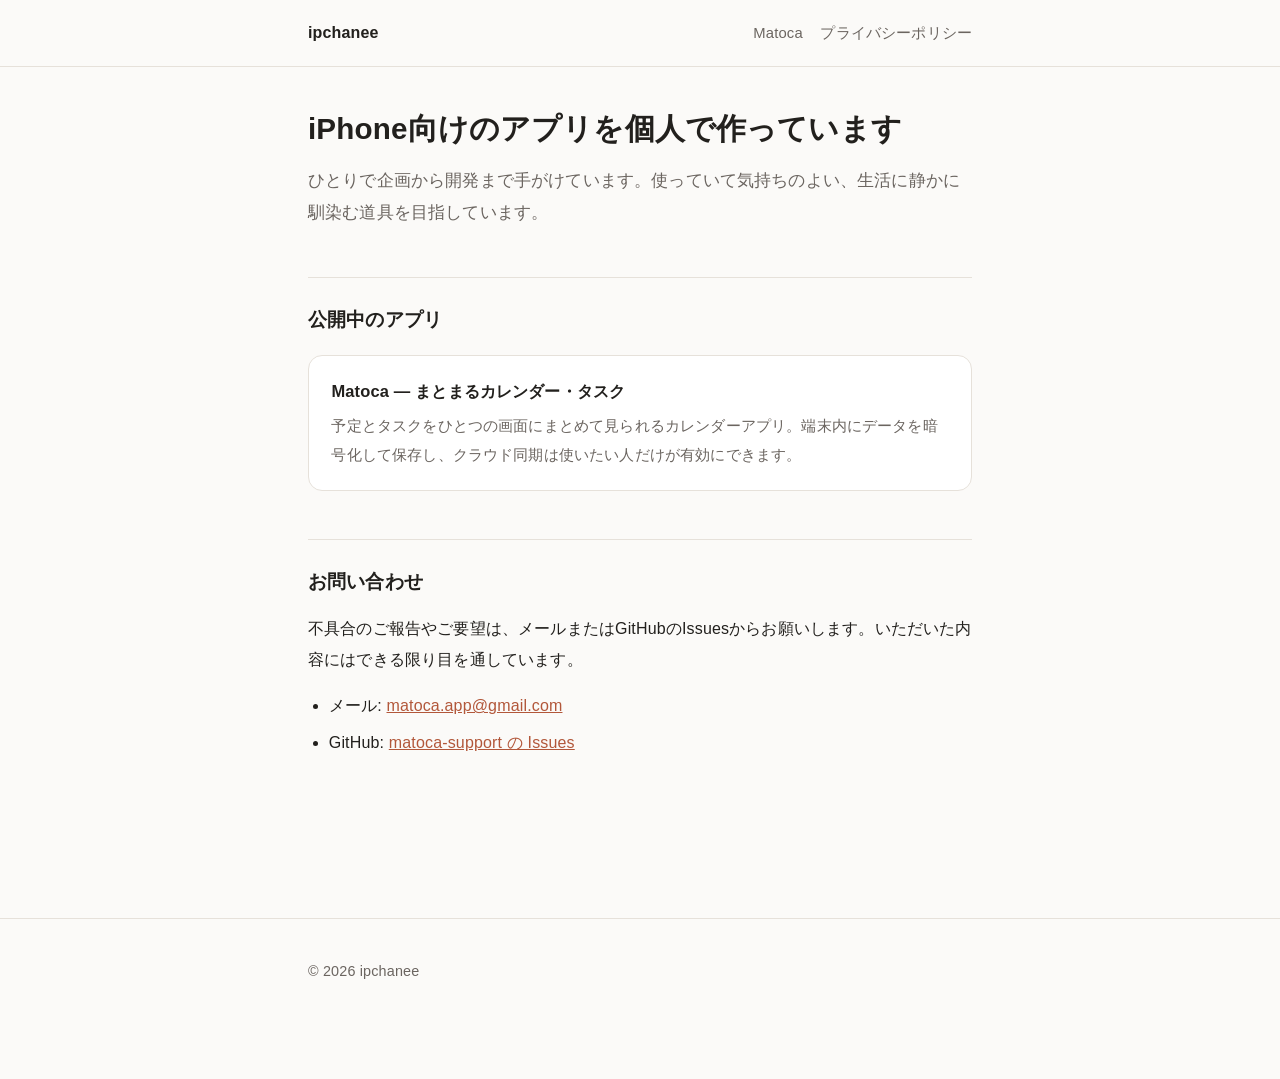
<file: index.html>
<!doctype html>
<html lang="ja">
<head>
<meta charset="utf-8">
<meta name="viewport" content="width=device-width, initial-scale=1">
<title>ipchanee | 個人開発</title>
<meta name="description" content="iPhone向けアプリを個人で作っています。Matoca（まとまるカレンダー・タスク）のサポートとプライバシーポリシーはこちら。">
<link rel="stylesheet" href="/assets/style.css">
</head>
<body>
<header class="site">
  <div class="wrap">
    <a class="home" href="/">ipchanee</a>
    <nav><a href="/matoca/">Matoca</a><a href="/matoca/privacy.html">プライバシーポリシー</a></nav>
  </div>
</header>

<main class="wrap">
  <h1>iPhone向けのアプリを個人で作っています</h1>
  <p class="lead">ひとりで企画から開発まで手がけています。使っていて気持ちのよい、生活に静かに馴染む道具を目指しています。</p>

  <h2>公開中のアプリ</h2>

  <a class="card" href="/matoca/">
    <h3>Matoca — まとまるカレンダー・タスク</h3>
    <p>予定とタスクをひとつの画面にまとめて見られるカレンダーアプリ。端末内にデータを暗号化して保存し、クラウド同期は使いたい人だけが有効にできます。</p>
  </a>

  <h2>お問い合わせ</h2>
  <p>不具合のご報告やご要望は、メールまたはGitHubのIssuesからお願いします。いただいた内容にはできる限り目を通しています。</p>
  <ul>
    <li>メール: <a href="mailto:matoca.app@gmail.com">matoca.app@gmail.com</a></li>
    <li>GitHub: <a href="https://github.com/IPCHANeee/matoca-support/issues">matoca-support の Issues</a></li>
  </ul>
</main>

<footer class="site">
  <div class="wrap">
    <p>&copy; 2026 ipchanee</p>
  </div>
</footer>
</body>
</html>
</file>
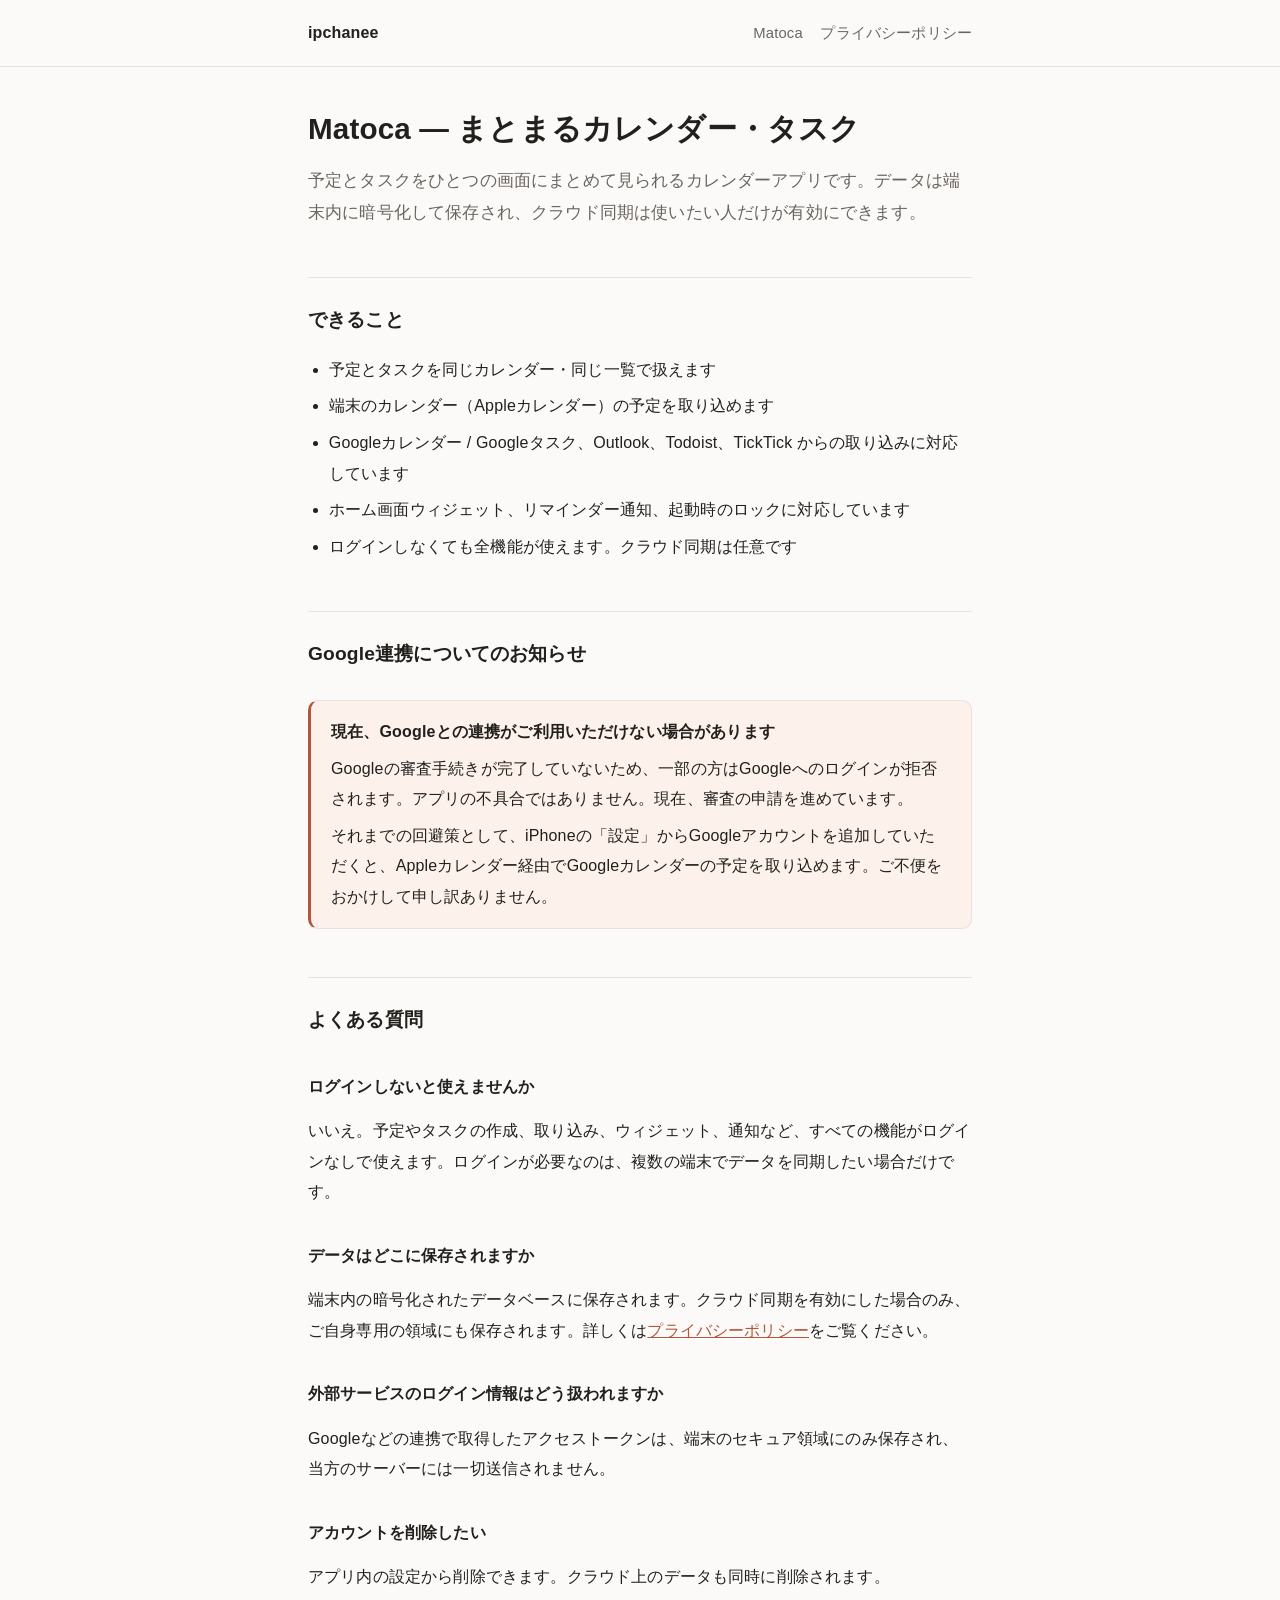
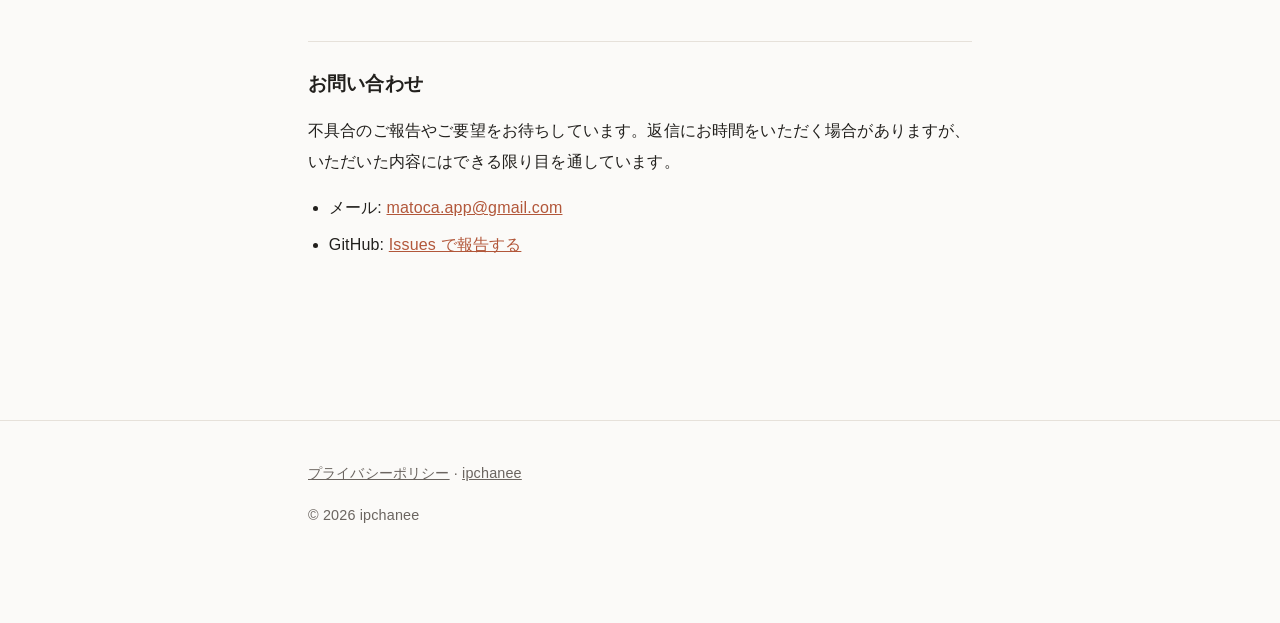
<file: matoca/index.html>
<!doctype html>
<html lang="ja">
<head>
<meta charset="utf-8">
<meta name="viewport" content="width=device-width, initial-scale=1">
<title>Matoca サポート</title>
<meta name="description" content="Matoca（まとまるカレンダー・タスク）の公式サポートページ。お問い合わせ、よくある質問、プライバシーポリシー。">
<link rel="stylesheet" href="/assets/style.css">
</head>
<body>
<header class="site">
  <div class="wrap">
    <a class="home" href="/">ipchanee</a>
    <nav><a href="/matoca/">Matoca</a><a href="/matoca/privacy.html">プライバシーポリシー</a></nav>
  </div>
</header>

<main class="wrap">
  <h1>Matoca — まとまるカレンダー・タスク</h1>
  <p class="lead">予定とタスクをひとつの画面にまとめて見られるカレンダーアプリです。データは端末内に暗号化して保存され、クラウド同期は使いたい人だけが有効にできます。</p>

  <h2>できること</h2>
  <ul>
    <li>予定とタスクを同じカレンダー・同じ一覧で扱えます</li>
    <li>端末のカレンダー（Appleカレンダー）の予定を取り込めます</li>
    <li>Googleカレンダー / Googleタスク、Outlook、Todoist、TickTick からの取り込みに対応しています</li>
    <li>ホーム画面ウィジェット、リマインダー通知、起動時のロックに対応しています</li>
    <li>ログインしなくても全機能が使えます。クラウド同期は任意です</li>
  </ul>

  <h2>Google連携についてのお知らせ</h2>
  <div class="notice">
    <p>現在、Googleとの連携がご利用いただけない場合があります</p>
    <p>Googleの審査手続きが完了していないため、一部の方はGoogleへのログインが拒否されます。アプリの不具合ではありません。現在、審査の申請を進めています。</p>
    <p>それまでの回避策として、iPhoneの「設定」からGoogleアカウントを追加していただくと、Appleカレンダー経由でGoogleカレンダーの予定を取り込めます。ご不便をおかけして申し訳ありません。</p>
  </div>

  <h2>よくある質問</h2>

  <h3>ログインしないと使えませんか</h3>
  <p>いいえ。予定やタスクの作成、取り込み、ウィジェット、通知など、すべての機能がログインなしで使えます。ログインが必要なのは、複数の端末でデータを同期したい場合だけです。</p>

  <h3>データはどこに保存されますか</h3>
  <p>端末内の暗号化されたデータベースに保存されます。クラウド同期を有効にした場合のみ、ご自身専用の領域にも保存されます。詳しくは<a href="/matoca/privacy.html">プライバシーポリシー</a>をご覧ください。</p>

  <h3>外部サービスのログイン情報はどう扱われますか</h3>
  <p>Googleなどの連携で取得したアクセストークンは、端末のセキュア領域にのみ保存され、当方のサーバーには一切送信されません。</p>

  <h3>アカウントを削除したい</h3>
  <p>アプリ内の設定から削除できます。クラウド上のデータも同時に削除されます。</p>

  <h2>お問い合わせ</h2>
  <p>不具合のご報告やご要望をお待ちしています。返信にお時間をいただく場合がありますが、いただいた内容にはできる限り目を通しています。</p>
  <ul>
    <li>メール: <a href="mailto:matoca.app@gmail.com">matoca.app@gmail.com</a></li>
    <li>GitHub: <a href="https://github.com/IPCHANeee/matoca-support/issues">Issues で報告する</a></li>
  </ul>
</main>

<footer class="site">
  <div class="wrap">
    <p><a href="/matoca/privacy.html">プライバシーポリシー</a> &middot; <a href="/">ipchanee</a></p>
    <p>&copy; 2026 ipchanee</p>
  </div>
</footer>
</body>
</html>
</file>
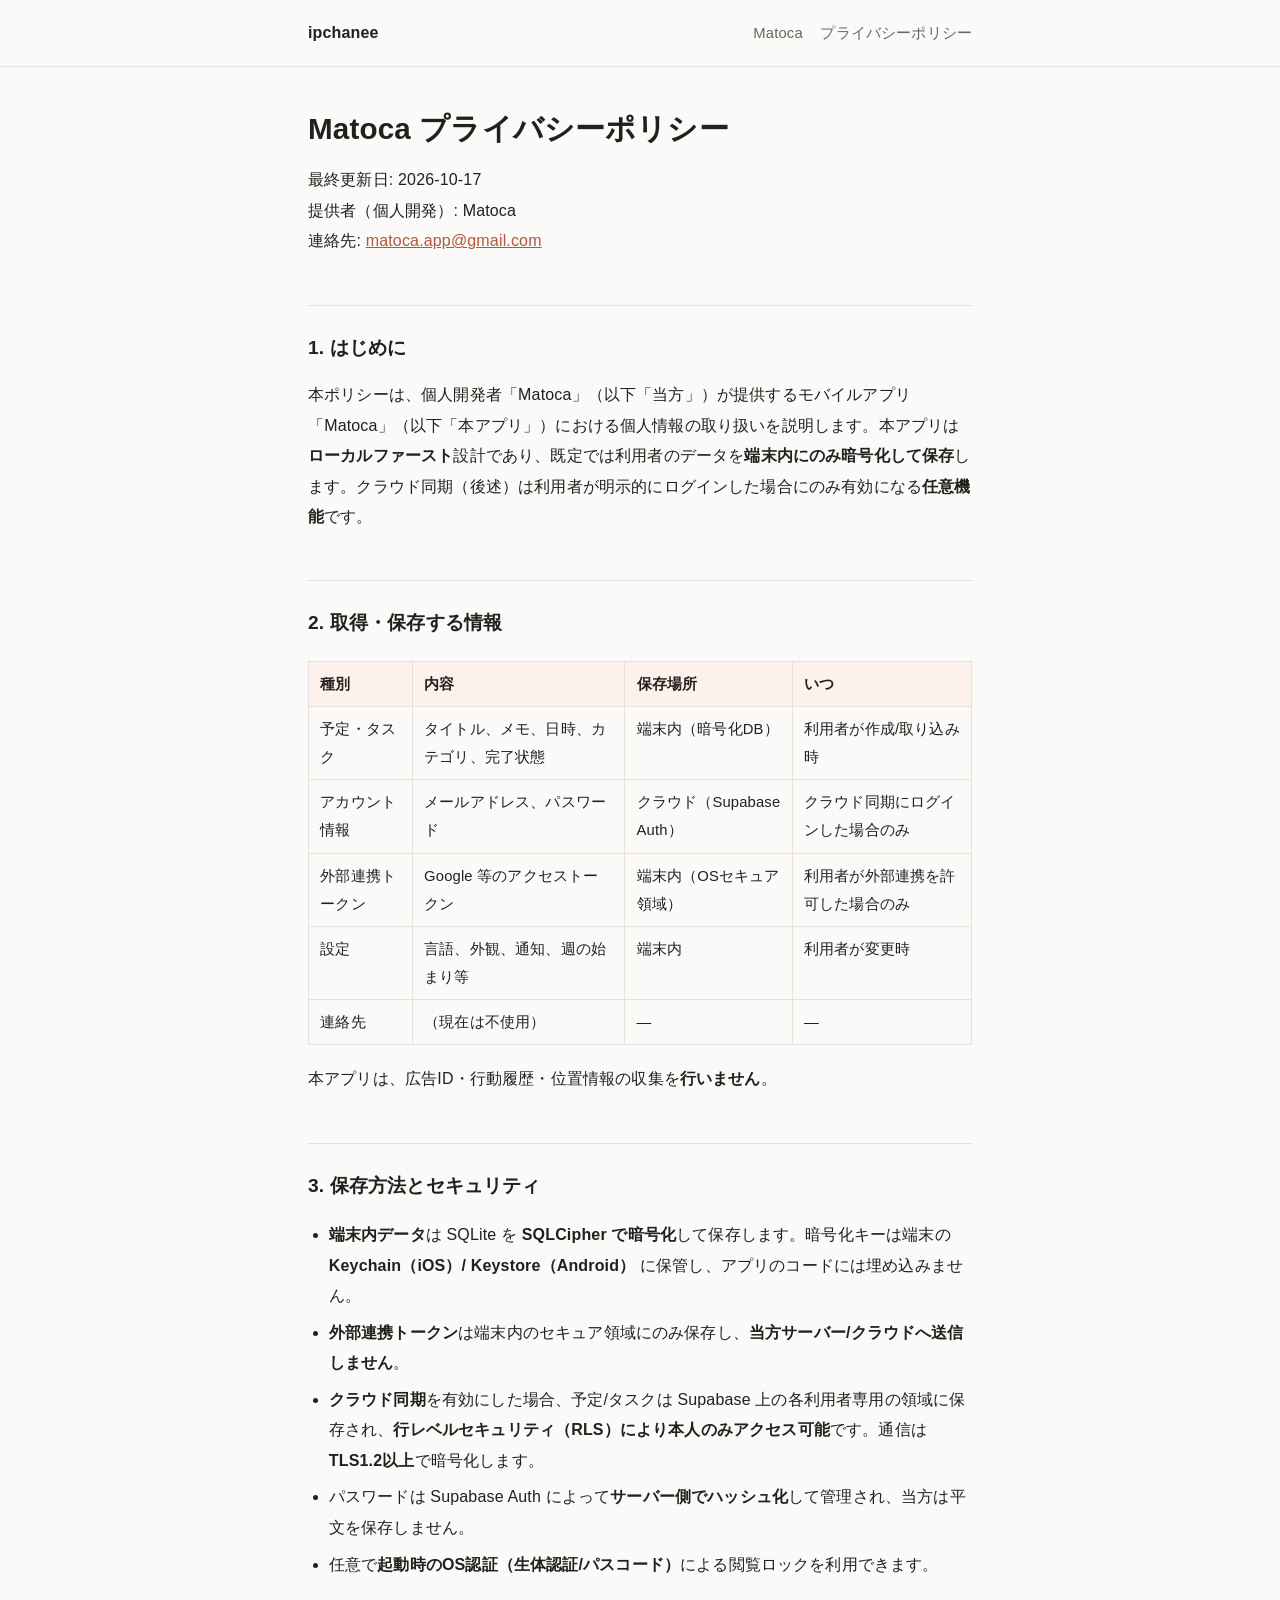
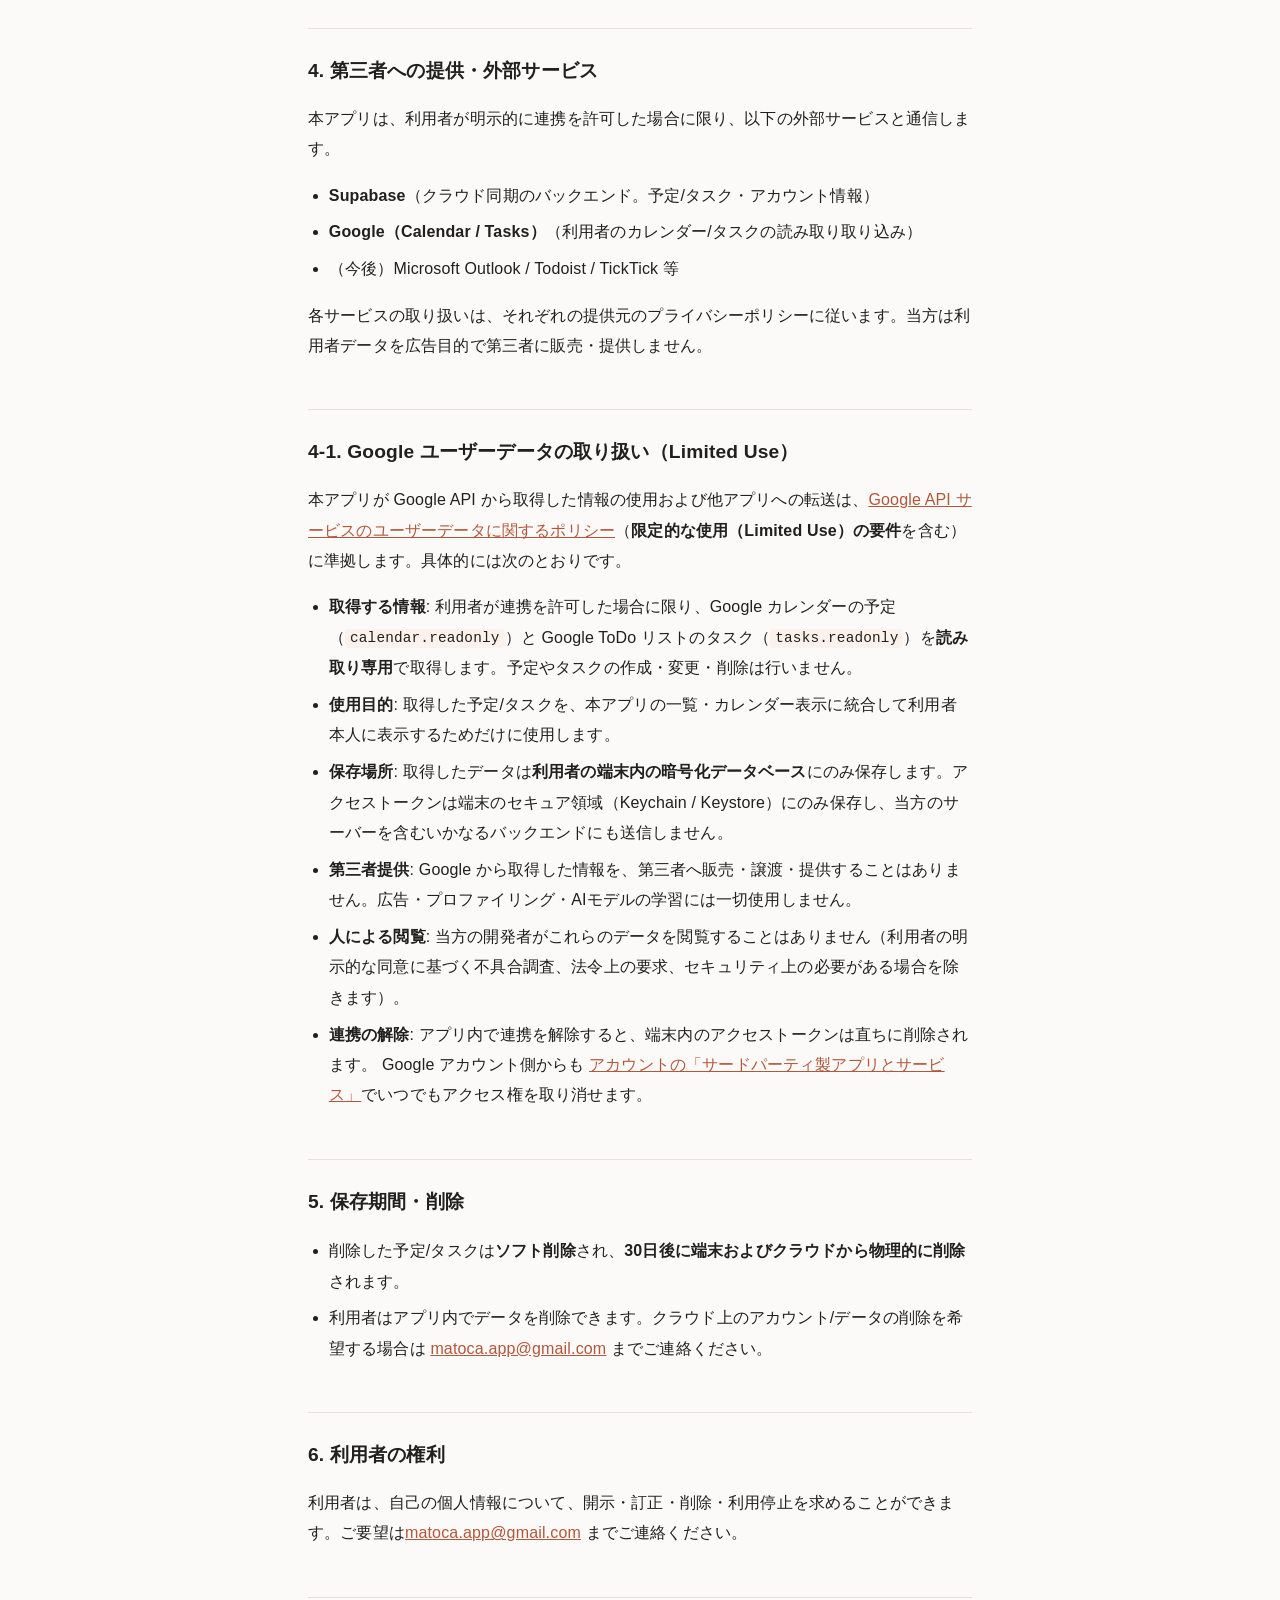
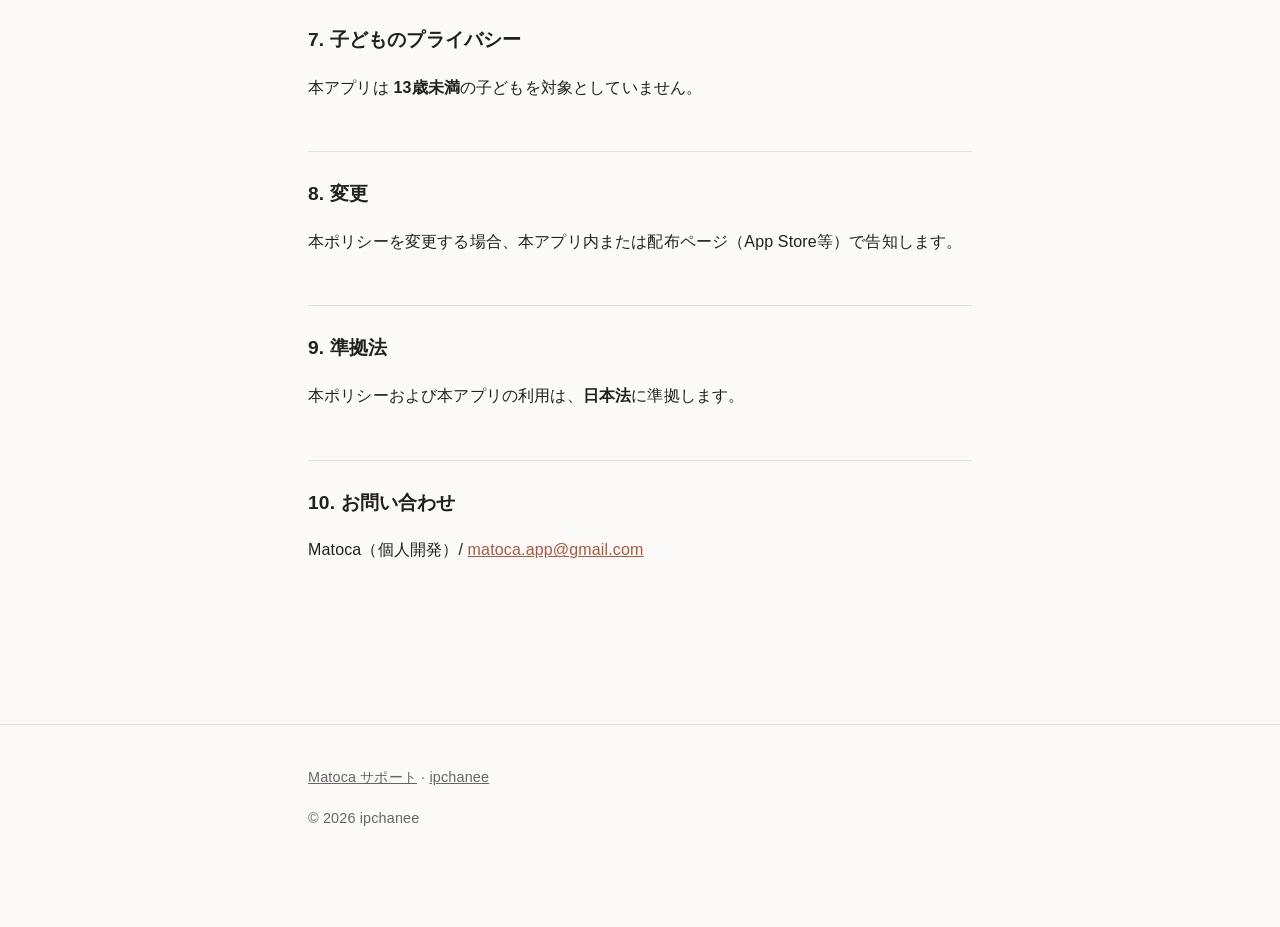
<file: matoca/privacy.html>
<!doctype html>
<html lang="ja">
<head>
<meta charset="utf-8">
<meta name="viewport" content="width=device-width, initial-scale=1">
<title>Matoca プライバシーポリシー</title>
<meta name="description" content="Matoca（まとまるカレンダー・タスク）のプライバシーポリシー。取得する情報、保存場所、Googleユーザーデータの取り扱い（Limited Use）について。">
<link rel="stylesheet" href="/assets/style.css">
</head>
<body>
<header class="site">
  <div class="wrap">
    <a class="home" href="/">ipchanee</a>
    <nav><a href="/matoca/">Matoca</a><a href="/matoca/privacy.html">プライバシーポリシー</a></nav>
  </div>
</header>

<main class="wrap">
<h1>Matoca プライバシーポリシー</h1>
<p>最終更新日: 2026-10-17<br>提供者（個人開発）: Matoca<br>連絡先: <a href="mailto:matoca.app@gmail.com">matoca.app@gmail.com</a></p>
<h2>1. はじめに</h2>
<p>本ポリシーは、個人開発者「Matoca」（以下「当方」）が提供するモバイルアプリ「Matoca」（以下「本アプリ」）における個人情報の取り扱いを説明します。本アプリは<strong>ローカルファースト</strong>設計であり、既定では利用者のデータを<strong>端末内にのみ暗号化して保存</strong>します。クラウド同期（後述）は利用者が明示的にログインした場合にのみ有効になる<strong>任意機能</strong>です。</p>
<h2>2. 取得・保存する情報</h2>
<table>
<tr><th>種別</th><th>内容</th><th>保存場所</th><th>いつ</th></tr>
<tr><td>予定・タスク</td><td>タイトル、メモ、日時、カテゴリ、完了状態</td><td>端末内（暗号化DB）</td><td>利用者が作成/取り込み時</td></tr>
<tr><td>アカウント情報</td><td>メールアドレス、パスワード</td><td>クラウド（Supabase Auth）</td><td>クラウド同期にログインした場合のみ</td></tr>
<tr><td>外部連携トークン</td><td>Google 等のアクセストークン</td><td>端末内（OSセキュア領域）</td><td>利用者が外部連携を許可した場合のみ</td></tr>
<tr><td>設定</td><td>言語、外観、通知、週の始まり等</td><td>端末内</td><td>利用者が変更時</td></tr>
<tr><td>連絡先</td><td>（現在は不使用）</td><td>—</td><td>—</td></tr>
</table>
<p>本アプリは、広告ID・行動履歴・位置情報の収集を<strong>行いません</strong>。</p>
<h2>3. 保存方法とセキュリティ</h2>
<ul>
<li><strong>端末内データ</strong>は SQLite を <strong>SQLCipher で暗号化</strong>して保存します。暗号化キーは端末の<strong>Keychain（iOS）/ Keystore（Android）</strong> に保管し、アプリのコードには埋め込みません。</li>
<li><strong>外部連携トークン</strong>は端末内のセキュア領域にのみ保存し、<strong>当方サーバー/クラウドへ送信しません</strong>。</li>
<li><strong>クラウド同期</strong>を有効にした場合、予定/タスクは Supabase 上の各利用者専用の領域に保存され、<strong>行レベルセキュリティ（RLS）により本人のみアクセス可能</strong>です。通信は <strong>TLS1.2以上</strong>で暗号化します。</li>
<li>パスワードは Supabase Auth によって<strong>サーバー側でハッシュ化</strong>して管理され、当方は平文を保存しません。</li>
<li>任意で<strong>起動時のOS認証（生体認証/パスコード）</strong>による閲覧ロックを利用できます。</li>
</ul>
<h2>4. 第三者への提供・外部サービス</h2>
<p>本アプリは、利用者が明示的に連携を許可した場合に限り、以下の外部サービスと通信します。</p>
<ul>
<li><strong>Supabase</strong>（クラウド同期のバックエンド。予定/タスク・アカウント情報）</li>
<li><strong>Google（Calendar / Tasks）</strong>（利用者のカレンダー/タスクの読み取り取り込み）</li>
<li>（今後）Microsoft Outlook / Todoist / TickTick 等</li>
</ul>
<p>各サービスの取り扱いは、それぞれの提供元のプライバシーポリシーに従います。当方は利用者データを広告目的で第三者に販売・提供しません。</p>
<h2>4-1. Google ユーザーデータの取り扱い（Limited Use）</h2>
<p>本アプリが Google API から取得した情報の使用および他アプリへの転送は、<a href="https://developers.google.com/terms/api-services-user-data-policy">Google API サービスのユーザーデータに関するポリシー</a>（<strong>限定的な使用（Limited Use）の要件</strong>を含む）に準拠します。具体的には次のとおりです。</p>
<ul>
<li><strong>取得する情報</strong>: 利用者が連携を許可した場合に限り、Google カレンダーの予定（<code>calendar.readonly</code>）と Google ToDo リストのタスク（<code>tasks.readonly</code>）を<strong>読み取り専用</strong>で取得します。予定やタスクの作成・変更・削除は行いません。</li>
<li><strong>使用目的</strong>: 取得した予定/タスクを、本アプリの一覧・カレンダー表示に統合して利用者本人に表示するためだけに使用します。</li>
<li><strong>保存場所</strong>: 取得したデータは<strong>利用者の端末内の暗号化データベース</strong>にのみ保存します。アクセストークンは端末のセキュア領域（Keychain / Keystore）にのみ保存し、当方のサーバーを含むいかなるバックエンドにも送信しません。</li>
<li><strong>第三者提供</strong>: Google から取得した情報を、第三者へ販売・譲渡・提供することはありません。広告・プロファイリング・AIモデルの学習には一切使用しません。</li>
<li><strong>人による閲覧</strong>: 当方の開発者がこれらのデータを閲覧することはありません（利用者の明示的な同意に基づく不具合調査、法令上の要求、セキュリティ上の必要がある場合を除きます）。</li>
<li><strong>連携の解除</strong>: アプリ内で連携を解除すると、端末内のアクセストークンは直ちに削除されます。 Google アカウント側からも <a href="https://myaccount.google.com/connections">アカウントの「サードパーティ製アプリとサービス」</a>でいつでもアクセス権を取り消せます。</li>
</ul>
<h2>5. 保存期間・削除</h2>
<ul>
<li>削除した予定/タスクは<strong>ソフト削除</strong>され、<strong>30日後に端末およびクラウドから物理的に削除</strong>されます。</li>
<li>利用者はアプリ内でデータを削除できます。クラウド上のアカウント/データの削除を希望する場合は <a href="mailto:matoca.app@gmail.com">matoca.app@gmail.com</a> までご連絡ください。</li>
</ul>
<h2>6. 利用者の権利</h2>
<p>利用者は、自己の個人情報について、開示・訂正・削除・利用停止を求めることができます。ご要望は<a href="mailto:matoca.app@gmail.com">matoca.app@gmail.com</a> までご連絡ください。</p>
<h2>7. 子どものプライバシー</h2>
<p>本アプリは <strong>13歳未満</strong>の子どもを対象としていません。</p>
<h2>8. 変更</h2>
<p>本ポリシーを変更する場合、本アプリ内または配布ページ（App Store等）で告知します。</p>
<h2>9. 準拠法</h2>
<p>本ポリシーおよび本アプリの利用は、<strong>日本法</strong>に準拠します。</p>
<h2>10. お問い合わせ</h2>
<p>Matoca（個人開発）/ <a href="mailto:matoca.app@gmail.com">matoca.app@gmail.com</a></p>
</main>

<footer class="site">
  <div class="wrap">
    <p><a href="/matoca/">Matoca サポート</a> &middot; <a href="/">ipchanee</a></p>
    <p>&copy; 2026 ipchanee</p>
  </div>
</footer>
</body>
</html>
</file>
<file: assets/style.css>
:root {
  --bg: #fbfaf8;
  --surface: #ffffff;
  --text: #22201d;
  --muted: #6b6560;
  --border: #e6e1da;
  --accent: #b2573a;
  --accent-soft: #fdf1ec;
}

@media (prefers-color-scheme: dark) {
  :root {
    --bg: #1a1816;
    --surface: #221f1d;
    --text: #ece8e3;
    --muted: #a39b93;
    --border: #38332f;
    --accent: #e89478;
    --accent-soft: #2b2320;
  }
}

* { box-sizing: border-box; }

html { -webkit-text-size-adjust: 100%; }

body {
  margin: 0;
  background: var(--bg);
  color: var(--text);
  font-family: -apple-system, BlinkMacSystemFont, "Hiragino Sans", "Noto Sans JP",
    "Yu Gothic UI", "Segoe UI", sans-serif;
  font-size: 16px;
  line-height: 1.9;
  letter-spacing: 0.01em;
}

.wrap {
  max-width: 44rem;
  margin: 0 auto;
  padding: 0 1.25rem 5rem;
}

header.site {
  border-bottom: 1px solid var(--border);
  margin-bottom: 2.5rem;
}

header.site .wrap {
  display: flex;
  align-items: center;
  justify-content: space-between;
  gap: 1rem;
  padding-top: 1.1rem;
  padding-bottom: 1.1rem;
  margin-bottom: 0;
}

header.site a.home {
  font-weight: 600;
  text-decoration: none;
  color: var(--text);
}

header.site nav a {
  color: var(--muted);
  text-decoration: none;
  margin-left: 1.1rem;
  font-size: 0.925rem;
}

header.site nav a:hover { color: var(--accent); }

h1 {
  font-size: 1.85rem;
  line-height: 1.5;
  margin: 2.5rem 0 0.6rem;
  letter-spacing: 0.005em;
}

h2 {
  font-size: 1.2rem;
  margin: 3rem 0 0.75rem;
  padding-top: 1.5rem;
  border-top: 1px solid var(--border);
}

h3 { font-size: 1.03rem; margin: 2rem 0 0.5rem; }

p { margin: 0.9rem 0; }

a { color: var(--accent); }

.lead {
  color: var(--muted);
  font-size: 1.05rem;
  margin-bottom: 2.5rem;
}

ul { padding-left: 1.3rem; }
li { margin: 0.4rem 0; }

table {
  width: 100%;
  border-collapse: collapse;
  margin: 1.2rem 0;
  font-size: 0.925rem;
  display: block;
  overflow-x: auto;
}

th, td {
  border: 1px solid var(--border);
  padding: 0.5rem 0.7rem;
  text-align: left;
  vertical-align: top;
}

th { background: var(--accent-soft); font-weight: 600; white-space: nowrap; }

code {
  background: var(--accent-soft);
  padding: 0.1em 0.35em;
  border-radius: 4px;
  font-size: 0.9em;
  font-family: ui-monospace, SFMono-Regular, Menlo, monospace;
}

.card {
  display: block;
  background: var(--surface);
  border: 1px solid var(--border);
  border-radius: 14px;
  padding: 1.25rem 1.4rem;
  margin: 1rem 0;
  text-decoration: none;
  color: inherit;
}

a.card:hover { border-color: var(--accent); }

.card h3 { margin: 0 0 0.3rem; }
.card p { margin: 0; color: var(--muted); font-size: 0.95rem; }

.notice {
  background: var(--accent-soft);
  border: 1px solid var(--border);
  border-left: 3px solid var(--accent);
  border-radius: 10px;
  padding: 1rem 1.25rem;
  margin: 1.75rem 0;
}

.notice p { margin: 0.4rem 0; }
.notice p:first-child { margin-top: 0; font-weight: 600; }
.notice p:last-child { margin-bottom: 0; }

.meta { color: var(--muted); font-size: 0.925rem; }

footer.site {
  border-top: 1px solid var(--border);
  margin-top: 4rem;
  padding-top: 1.5rem;
  color: var(--muted);
  font-size: 0.9rem;
}

footer.site a { color: var(--muted); }
</file>
